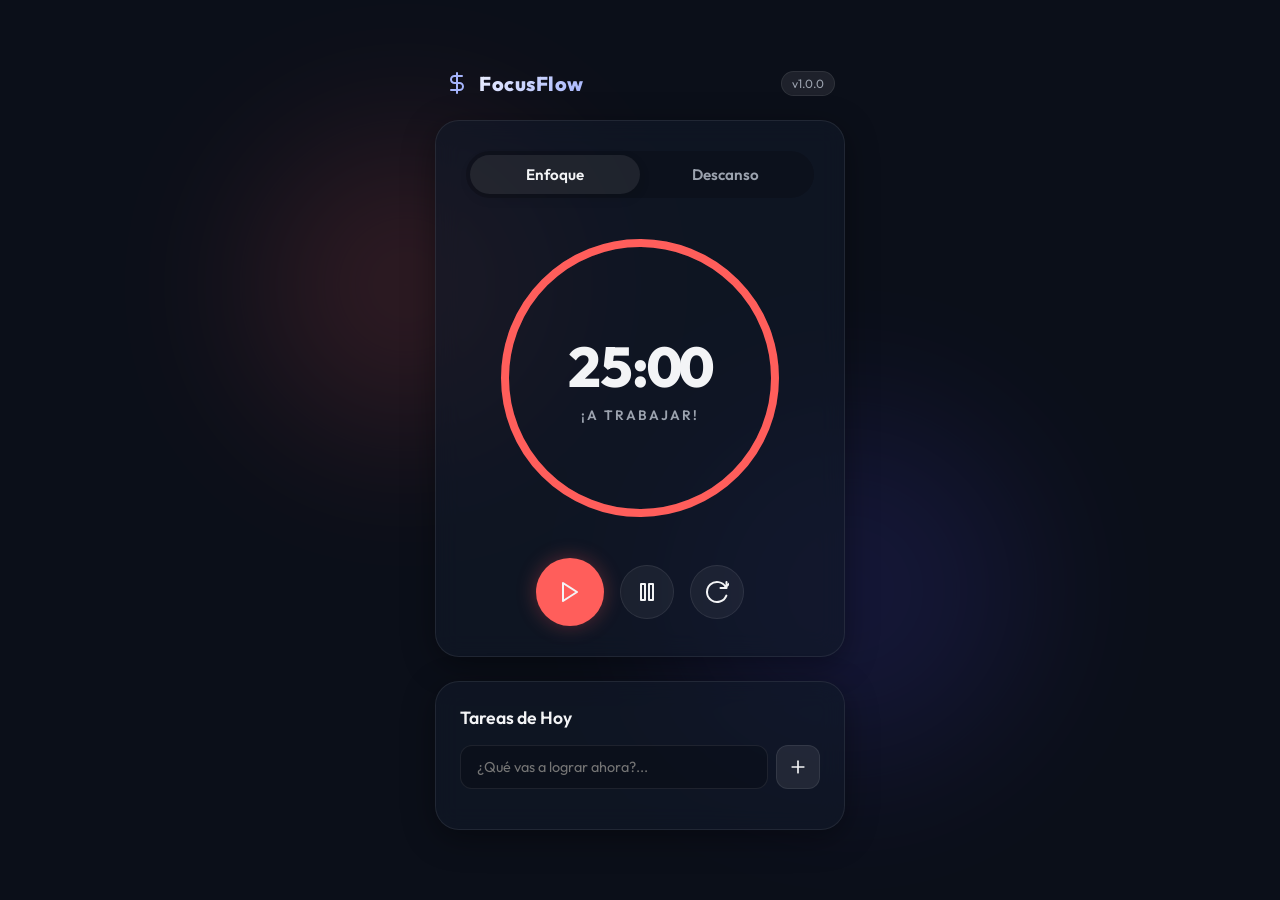
<file: index.html>
<!DOCTYPE html>
<html lang="es">
<head>
    <meta charset="UTF-8">
    <meta name="viewport" content="width=device-width, initial-scale=1.0">
    <title>FocusFlow - Premium Pomodoro Timer</title>
    <!-- Google Fonts -->
    <link rel="preconnect" href="https://fonts.googleapis.com">
    <link rel="preconnect" href="https://fonts.gstatic.com" crossorigin>
    <link href="https://fonts.googleapis.com/css2?family=Outfit:wght@300;400;600;800&display=swap" rel="stylesheet">
    <link rel="stylesheet" href="style.css">
</head>
<body>
    <!-- Background Decorative Blobs -->
    <div class="blob blob-1"></div>
    <div class="blob blob-2"></div>
    
    <div class="app-container">
        <!-- Header -->
        <header class="app-header">
            <div class="logo">
                <svg xmlns="http://www.w3.org/2000/svg" width="24" height="24" viewBox="0 0 24 24" fill="none" stroke="currentColor" stroke-width="2" stroke-linecap="round" stroke-linejoin="round"><path d="M12 2v20M17 5H9.5a3.5 3.5 0 0 0 0 7h5a3.5 3.5 0 0 1 0 7H6"/></svg>
                <span>FocusFlow</span>
            </div>
            <span class="badge">v1.0.0</span>
        </header>

        <!-- Main Card -->
        <main class="timer-card">
            <!-- Mode Switcher -->
            <div class="mode-selector">
                <button class="mode-btn active" id="work-mode">Enfoque</button>
                <button class="mode-btn" id="break-mode">Descanso</button>
            </div>

            <!-- Timer Circle -->
            <div class="timer-display-container">
                <svg class="progress-ring" width="300" height="300">
                    <circle class="progress-ring__circle-bg" stroke="rgba(255, 255, 255, 0.05)" stroke-width="8" fill="transparent" r="135" cx="150" cy="150"/>
                    <circle class="progress-ring__circle" id="progress-bar" stroke="var(--accent-color)" stroke-width="8" fill="transparent" r="135" cx="150" cy="150"/>
                </svg>
                <div class="timer-text">
                    <span id="time-display">25:00</span>
                    <span id="current-state-label" class="state-label">¡A trabajar!</span>
                </div>
            </div>

            <!-- Controls -->
            <div class="timer-controls">
                <button id="start-btn" class="control-btn primary-btn" title="Iniciar">
                    <svg xmlns="http://www.w3.org/2000/svg" width="24" height="24" viewBox="0 0 24 24" fill="none" stroke="currentColor" stroke-width="2" stroke-linecap="round" stroke-linejoin="round"><polygon points="5 3 19 12 5 21 5 3"/></svg>
                </button>
                <button id="pause-btn" class="control-btn" title="Pausar">
                    <svg xmlns="http://www.w3.org/2000/svg" width="24" height="24" viewBox="0 0 24 24" fill="none" stroke="currentColor" stroke-width="2" stroke-linecap="round" stroke-linejoin="round"><rect x="6" y="4" width="4" height="16"></rect><rect x="14" y="4" width="4" height="16"></rect></svg>
                </button>
                <button id="reset-btn" class="control-btn" title="Reiniciar">
                    <svg xmlns="http://www.w3.org/2000/svg" width="24" height="24" viewBox="0 0 24 24" fill="none" stroke="currentColor" stroke-width="2" stroke-linecap="round" stroke-linejoin="round"><path d="M21.5 2v6h-6M21.34 15.57a10 10 0 1 1-.57-8.38l5.67-5.67"/></svg>
                </button>
            </div>
        </main>

        <!-- Task Section -->
        <section class="task-section">
            <h2>Tareas de Hoy</h2>
            <div class="task-input-container">
                <input type="text" id="task-input" placeholder="¿Qué vas a lograr ahora?..." autocomplete="off">
                <button id="add-task-btn">
                    <svg xmlns="http://www.w3.org/2000/svg" width="20" height="20" viewBox="0 0 24 24" fill="none" stroke="currentColor" stroke-width="2" stroke-linecap="round" stroke-linejoin="round"><line x1="12" y1="5" x2="12" y2="19"></line><line x1="5" y1="12" x2="19" y2="12"></line></svg>
                </button>
            </div>
            <ul id="task-list" class="task-list">
                <!-- Dynamic tasks here -->
            </ul>
        </section>
    </div>

    <script src="app.js"></script>
</body>
</html>
</file>
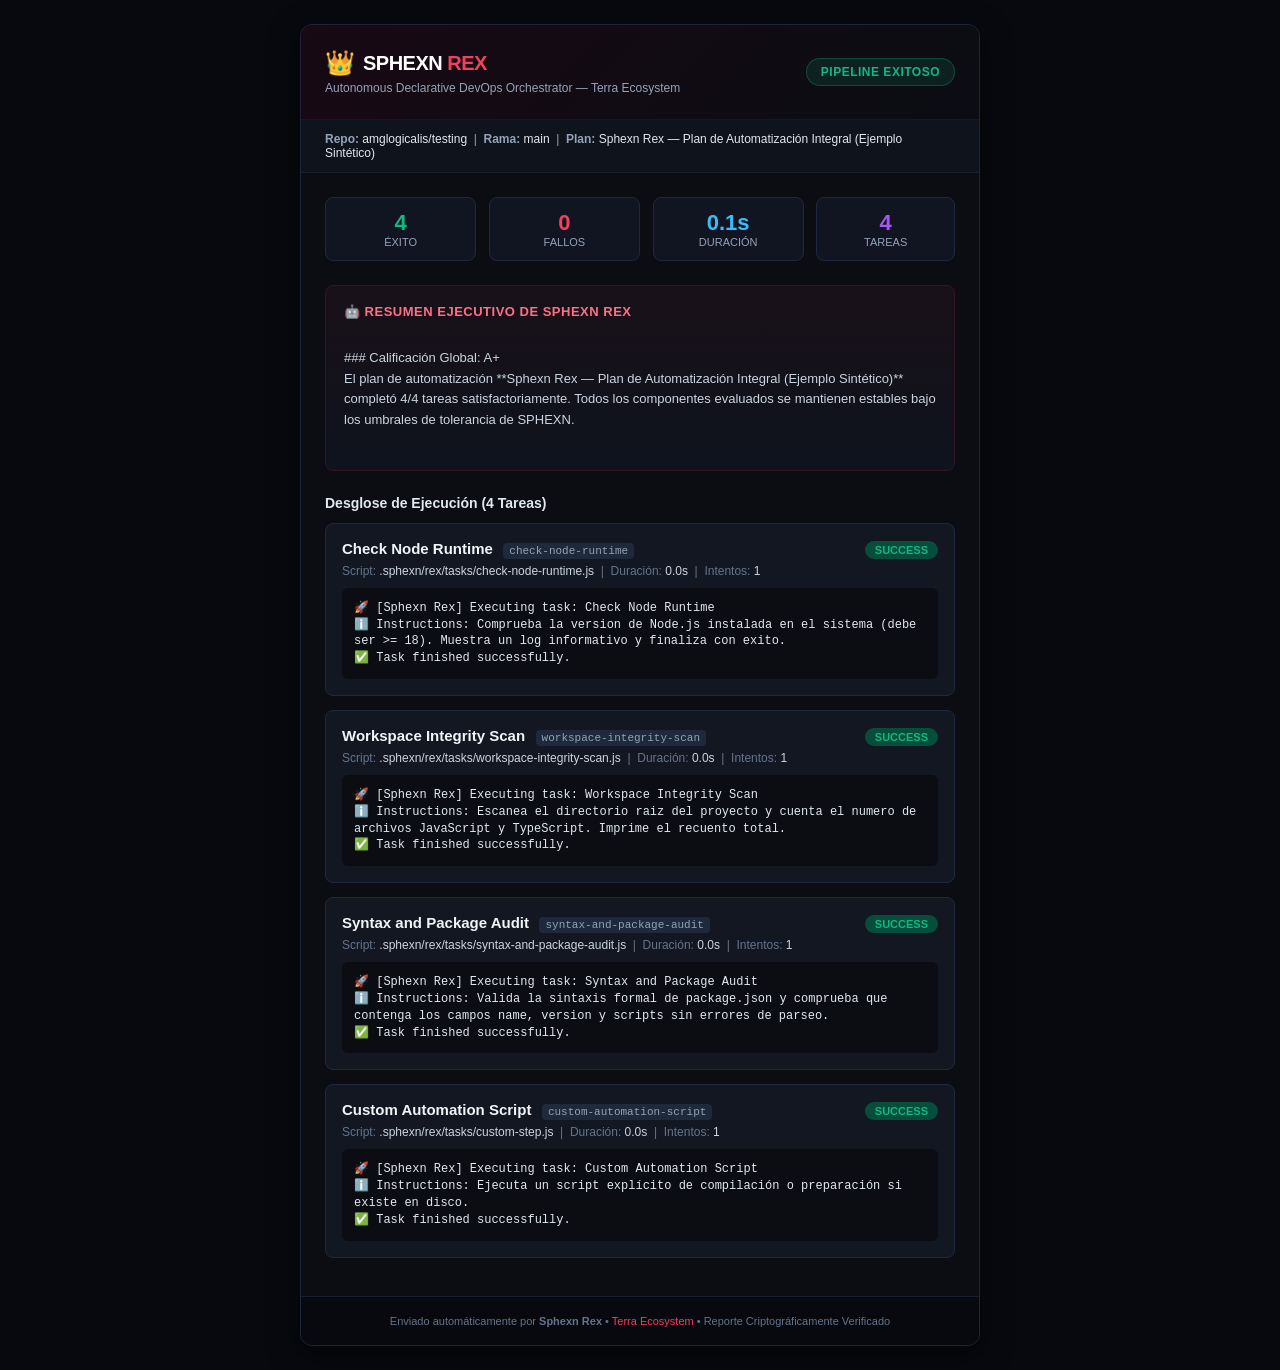
<file: sphexn_report.html>
<!DOCTYPE html>
<html lang="es">
<head>
  <meta charset="utf-8">
  <meta name="viewport" content="width=device-width, initial-scale=1.0">
  <title>Sphexn Rex — DevOps Report</title>
</head>
<body style="margin: 0; padding: 24px; background-color: #07090e; font-family: -apple-system, BlinkMacSystemFont, 'Segoe UI', Roboto, Helvetica, Arial, sans-serif; color: #f8fafc;">
  <table width="100%" cellpadding="0" cellspacing="0" border="0" style="max-width: 680px; margin: 0 auto; background-color: #0b0d13; border: 1px solid #1e2538; border-radius: 12px; overflow: hidden; box-shadow: 0 10px 30px rgba(0,0,0,0.5);">
    
    <!-- HEADER -->
    <tr>
      <td style="padding: 24px; background: linear-gradient(135deg, #180914 0%, #0b0d13 100%); border-bottom: 1px solid #231221;">
        <table width="100%" cellpadding="0" cellspacing="0" border="0">
          <tr>
            <td>
              <div style="display: flex; align-items: center;">
                <span style="font-size: 24px; margin-right: 8px;">👑</span>
                <span style="font-size: 20px; font-weight: 800; letter-spacing: -0.5px; color: #ffffff;">SPHEXN <span style="color: #f43f5e;">REX</span></span>
              </div>
              <div style="font-size: 12px; color: #94a3b8; margin-top: 4px;">Autonomous Declarative DevOps Orchestrator — Terra Ecosystem</div>
            </td>
            <td align="right">
              <span style="display: inline-block; background-color: rgba(16, 185, 129, 0.12); color: #10b981; border: 1px solid #10b98144; padding: 6px 14px; border-radius: 9999px; font-size: 12px; font-weight: 800; letter-spacing: 0.5px;">
                PIPELINE EXITOSO
              </span>
            </td>
          </tr>
        </table>
      </td>
    </tr>

    <!-- METADATA STRIP -->
    <tr>
      <td style="padding: 12px 24px; background-color: #0f131c; border-bottom: 1px solid #1a202c; font-size: 12px; color: #94a3b8;">
        <strong>Repo:</strong> <span style="color: #e2e8f0;">amglogicalis/testing</span> &nbsp;|&nbsp;
        <strong>Rama:</strong> <span style="color: #e2e8f0;">main</span> &nbsp;|&nbsp;
        <strong>Plan:</strong> <span style="color: #e2e8f0;">Sphexn Rex — Plan de Automatización Integral (Ejemplo Sintético)</span>
      </td>
    </tr>

    <!-- CONTENT BODY -->
    <tr>
      <td style="padding: 24px;">
        
        <!-- SCORECARD -->
        <table width="100%" cellpadding="0" cellspacing="0" border="0" style="margin-bottom: 24px;">
          <tr>
            <td width="24%" style="background-color: #111522; border: 1px solid #1f283d; border-radius: 8px; padding: 12px; text-align: center;">
              <div style="font-size: 22px; font-weight: 800; color: #10b981;">4</div>
              <div style="font-size: 11px; color: #94a3b8; text-transform: uppercase;">Éxito</div>
            </td>
            <td width="2%">&nbsp;</td>
            <td width="24%" style="background-color: #111522; border: 1px solid #1f283d; border-radius: 8px; padding: 12px; text-align: center;">
              <div style="font-size: 22px; font-weight: 800; color: #f43f5e;">0</div>
              <div style="font-size: 11px; color: #94a3b8; text-transform: uppercase;">Fallos</div>
            </td>
            <td width="2%">&nbsp;</td>
            <td width="24%" style="background-color: #111522; border: 1px solid #1f283d; border-radius: 8px; padding: 12px; text-align: center;">
              <div style="font-size: 22px; font-weight: 800; color: #38bdf8;">0.1s</div>
              <div style="font-size: 11px; color: #94a3b8; text-transform: uppercase;">Duración</div>
            </td>
            <td width="2%">&nbsp;</td>
            <td width="22%" style="background-color: #111522; border: 1px solid #1f283d; border-radius: 8px; padding: 12px; text-align: center;">
              <div style="font-size: 22px; font-weight: 800; color: #a855f7;">4</div>
              <div style="font-size: 11px; color: #94a3b8; text-transform: uppercase;">Tareas</div>
            </td>
          </tr>
        </table>

        <!-- AI EXECUTIVE SUMMARY -->
        <div style="background: linear-gradient(180deg, rgba(244, 63, 94, 0.06) 0%, rgba(17, 24, 39, 0.5) 100%); border: 1px solid #331524; border-radius: 8px; padding: 18px; margin-bottom: 24px;">
          <div style="font-size: 13px; font-weight: 800; color: #fb7185; text-transform: uppercase; letter-spacing: 0.5px; margin-bottom: 8px;">
            🤖 Resumen Ejecutivo de Sphexn Rex
          </div>
          <div style="font-size: 13px; color: #cbd5e1; line-height: 1.6; white-space: pre-wrap;">
### Calificación Global: A+
El plan de automatización **Sphexn Rex — Plan de Automatización Integral (Ejemplo Sintético)** completó 4/4 tareas satisfactoriamente. Todos los componentes evaluados se mantienen estables bajo los umbrales de tolerancia de SPHEXN.
          </div>
        </div>

        <!-- TASKS LIST -->
        <div style="font-size: 14px; font-weight: 700; color: #e2e8f0; margin-bottom: 12px;">
          Desglose de Ejecución (4 Tareas)
        </div>
        
      <div style="background-color: #131722; border: 1px solid #1f293d; border-radius: 8px; padding: 16px; margin-bottom: 14px; text-align: left;">
        <table width="100%" cellpadding="0" cellspacing="0" border="0">
          <tr>
            <td>
              <span style="color: #f1f5f9; font-weight: 700; font-size: 15px;">Check Node Runtime</span>
              <code style="background: #1e293b; color: #94a3b8; padding: 2px 6px; border-radius: 4px; font-size: 11px; margin-left: 6px;">check-node-runtime</code>
              
            </td>
            <td align="right">
              <span style="background-color: #064e3b; color: #10b981; padding: 3px 10px; border-radius: 12px; font-size: 11px; font-weight: 800; text-transform: uppercase;">
                success
              </span>
            </td>
          </tr>
        </table>
        <div style="font-size: 12px; color: #64748b; margin-top: 6px;">
          Script: <span style="color: #cbd5e1;">.sphexn/rex/tasks/check-node-runtime.js</span> &nbsp;|&nbsp; 
          Duración: <span style="color: #cbd5e1;">0.0s</span> &nbsp;|&nbsp;
          Intentos: <span style="color: #cbd5e1;">1</span>
        </div>
        
          <div style="margin-top: 10px;">
            <pre style="background-color: #0b0d13; color: #e2e8f0; padding: 12px; border-radius: 6px; font-family: monospace; font-size: 12px; line-height: 1.4; overflow-x: auto; margin: 0; white-space: pre-wrap; word-break: break-word;">🚀 [Sphexn Rex] Executing task: Check Node Runtime
ℹ️ Instructions: Comprueba la version de Node.js instalada en el sistema (debe ser &gt;= 18). Muestra un log informativo y finaliza con exito.
✅ Task finished successfully.</pre>
          </div>
        
      </div>
    
      <div style="background-color: #131722; border: 1px solid #1f293d; border-radius: 8px; padding: 16px; margin-bottom: 14px; text-align: left;">
        <table width="100%" cellpadding="0" cellspacing="0" border="0">
          <tr>
            <td>
              <span style="color: #f1f5f9; font-weight: 700; font-size: 15px;">Workspace Integrity Scan</span>
              <code style="background: #1e293b; color: #94a3b8; padding: 2px 6px; border-radius: 4px; font-size: 11px; margin-left: 6px;">workspace-integrity-scan</code>
              
            </td>
            <td align="right">
              <span style="background-color: #064e3b; color: #10b981; padding: 3px 10px; border-radius: 12px; font-size: 11px; font-weight: 800; text-transform: uppercase;">
                success
              </span>
            </td>
          </tr>
        </table>
        <div style="font-size: 12px; color: #64748b; margin-top: 6px;">
          Script: <span style="color: #cbd5e1;">.sphexn/rex/tasks/workspace-integrity-scan.js</span> &nbsp;|&nbsp; 
          Duración: <span style="color: #cbd5e1;">0.0s</span> &nbsp;|&nbsp;
          Intentos: <span style="color: #cbd5e1;">1</span>
        </div>
        
          <div style="margin-top: 10px;">
            <pre style="background-color: #0b0d13; color: #e2e8f0; padding: 12px; border-radius: 6px; font-family: monospace; font-size: 12px; line-height: 1.4; overflow-x: auto; margin: 0; white-space: pre-wrap; word-break: break-word;">🚀 [Sphexn Rex] Executing task: Workspace Integrity Scan
ℹ️ Instructions: Escanea el directorio raiz del proyecto y cuenta el numero de archivos JavaScript y TypeScript. Imprime el recuento total.
✅ Task finished successfully.</pre>
          </div>
        
      </div>
    
      <div style="background-color: #131722; border: 1px solid #1f293d; border-radius: 8px; padding: 16px; margin-bottom: 14px; text-align: left;">
        <table width="100%" cellpadding="0" cellspacing="0" border="0">
          <tr>
            <td>
              <span style="color: #f1f5f9; font-weight: 700; font-size: 15px;">Syntax and Package Audit</span>
              <code style="background: #1e293b; color: #94a3b8; padding: 2px 6px; border-radius: 4px; font-size: 11px; margin-left: 6px;">syntax-and-package-audit</code>
              
            </td>
            <td align="right">
              <span style="background-color: #064e3b; color: #10b981; padding: 3px 10px; border-radius: 12px; font-size: 11px; font-weight: 800; text-transform: uppercase;">
                success
              </span>
            </td>
          </tr>
        </table>
        <div style="font-size: 12px; color: #64748b; margin-top: 6px;">
          Script: <span style="color: #cbd5e1;">.sphexn/rex/tasks/syntax-and-package-audit.js</span> &nbsp;|&nbsp; 
          Duración: <span style="color: #cbd5e1;">0.0s</span> &nbsp;|&nbsp;
          Intentos: <span style="color: #cbd5e1;">1</span>
        </div>
        
          <div style="margin-top: 10px;">
            <pre style="background-color: #0b0d13; color: #e2e8f0; padding: 12px; border-radius: 6px; font-family: monospace; font-size: 12px; line-height: 1.4; overflow-x: auto; margin: 0; white-space: pre-wrap; word-break: break-word;">🚀 [Sphexn Rex] Executing task: Syntax and Package Audit
ℹ️ Instructions: Valida la sintaxis formal de package.json y comprueba que contenga los campos name, version y scripts sin errores de parseo.
✅ Task finished successfully.</pre>
          </div>
        
      </div>
    
      <div style="background-color: #131722; border: 1px solid #1f293d; border-radius: 8px; padding: 16px; margin-bottom: 14px; text-align: left;">
        <table width="100%" cellpadding="0" cellspacing="0" border="0">
          <tr>
            <td>
              <span style="color: #f1f5f9; font-weight: 700; font-size: 15px;">Custom Automation Script</span>
              <code style="background: #1e293b; color: #94a3b8; padding: 2px 6px; border-radius: 4px; font-size: 11px; margin-left: 6px;">custom-automation-script</code>
              
            </td>
            <td align="right">
              <span style="background-color: #064e3b; color: #10b981; padding: 3px 10px; border-radius: 12px; font-size: 11px; font-weight: 800; text-transform: uppercase;">
                success
              </span>
            </td>
          </tr>
        </table>
        <div style="font-size: 12px; color: #64748b; margin-top: 6px;">
          Script: <span style="color: #cbd5e1;">.sphexn/rex/tasks/custom-step.js</span> &nbsp;|&nbsp; 
          Duración: <span style="color: #cbd5e1;">0.0s</span> &nbsp;|&nbsp;
          Intentos: <span style="color: #cbd5e1;">1</span>
        </div>
        
          <div style="margin-top: 10px;">
            <pre style="background-color: #0b0d13; color: #e2e8f0; padding: 12px; border-radius: 6px; font-family: monospace; font-size: 12px; line-height: 1.4; overflow-x: auto; margin: 0; white-space: pre-wrap; word-break: break-word;">🚀 [Sphexn Rex] Executing task: Custom Automation Script
ℹ️ Instructions: Ejecuta un script explícito de compilación o preparación si existe en disco.
✅ Task finished successfully.</pre>
          </div>
        
      </div>
    

      </td>
    </tr>

    <!-- FOOTER -->
    <tr>
      <td style="padding: 18px 24px; background-color: #07090e; border-top: 1px solid #171d2b; text-align: center; font-size: 11px; color: #64748b;">
        Enviado automáticamente por <strong>Sphexn Rex</strong> • <a href="https://github.com/amglogicalis/Sphexn" style="color: #f43f5e; text-decoration: none;">Terra Ecosystem</a> • Reporte Criptográficamente Verificado
      </td>
    </tr>
  </table>
</body>
</html>
</file>
<file: style.css>
:root {
    --bg-color: #0b0f19;
    --card-bg: rgba(17, 25, 40, 0.65);
    --border-color: rgba(255, 255, 255, 0.08);
    --text-primary: #f3f4f6;
    --text-secondary: #9ca3af;
    --accent-color: #ff5e5b; /* Work Mode: Coral Red */
    --accent-break: #10b981;  /* Break Mode: Emerald Green */
    --accent-glow: rgba(255, 94, 91, 0.3);
    --font-family: 'Outfit', -apple-system, BlinkMacSystemFont, "Segoe UI", Roboto, sans-serif;
    --card-shadow: 0 8px 32px 0 rgba(0, 0, 0, 0.37);
}

* {
    box-sizing: border-box;
    margin: 0;
    padding: 0;
}

body {
    background-color: var(--bg-color);
    color: var(--text-primary);
    font-family: var(--font-family);
    min-height: 100vh;
    display: flex;
    justify-content: center;
    align-items: center;
    overflow-x: hidden;
    position: relative;
}

/* Decorative background blobs */
.blob {
    position: absolute;
    border-radius: 50%;
    filter: blur(80px);
    z-index: -1;
    opacity: 0.15;
    animation: float 10s ease-in-out infinite alternate;
}

.blob-1 {
    width: 300px;
    height: 300px;
    background: var(--accent-color);
    top: 15%;
    left: 20%;
}

.blob-2 {
    width: 350px;
    height: 350px;
    background: #4f46e5; /* Indigo */
    bottom: 15%;
    right: 20%;
    animation-delay: -5s;
}

@keyframes float {
    0% { transform: translateY(0) scale(1); }
    100% { transform: translateY(-30px) scale(1.1); }
}

/* App Container */
.app-container {
    width: 100%;
    max-width: 450px;
    padding: 20px;
    display: flex;
    flex-direction: column;
    gap: 24px;
}

/* Header */
.app-header {
    display: flex;
    justify-content: space-between;
    align-items: center;
    padding: 0 10px;
}

.logo {
    display: flex;
    align-items: center;
    gap: 10px;
    font-weight: 800;
    font-size: 1.25rem;
    letter-spacing: 0.5px;
    background: linear-gradient(135deg, #fff 0%, #a5b4fc 100%);
    -webkit-background-clip: text;
    -webkit-text-fill-color: transparent;
}

.logo svg {
    stroke: #a5b4fc;
}

.badge {
    background: rgba(255, 255, 255, 0.08);
    border: 1px solid var(--border-color);
    padding: 4px 10px;
    border-radius: 20px;
    font-size: 0.75rem;
    color: var(--text-secondary);
}

/* Timer Card */
.timer-card {
    background: var(--card-bg);
    backdrop-filter: blur(12px);
    -webkit-backdrop-filter: blur(12px);
    border: 1px solid var(--border-color);
    border-radius: 24px;
    padding: 30px;
    box-shadow: var(--card-shadow);
    display: flex;
    flex-direction: column;
    align-items: center;
    gap: 30px;
}

/* Mode Selector */
.mode-selector {
    display: flex;
    background: rgba(0, 0, 0, 0.2);
    padding: 4px;
    border-radius: 30px;
    width: 100%;
}

.mode-btn {
    flex: 1;
    background: transparent;
    border: none;
    color: var(--text-secondary);
    padding: 10px 0;
    border-radius: 26px;
    font-family: var(--font-family);
    font-size: 0.95rem;
    font-weight: 600;
    cursor: pointer;
    transition: all 0.3s cubic-bezier(0.4, 0, 0.2, 1);
}

.mode-btn.active {
    background: rgba(255, 255, 255, 0.08);
    color: var(--text-primary);
    box-shadow: 0 4px 12px rgba(0, 0, 0, 0.1);
}

/* Timer Circle */
.timer-display-container {
    position: relative;
    width: 300px;
    height: 300px;
    display: flex;
    justify-content: center;
    align-items: center;
}

.progress-ring {
    transform: rotate(-90deg);
}

.progress-ring__circle {
    transition: stroke-dashoffset 0.35s;
    transform-origin: 50% 50%;
}

.timer-text {
    position: absolute;
    display: flex;
    flex-direction: column;
    align-items: center;
    justify-content: center;
    gap: 4px;
}

#time-display {
    font-size: 3.5rem;
    font-weight: 800;
    letter-spacing: -1px;
    font-variant-numeric: tabular-nums;
}

.state-label {
    font-size: 0.85rem;
    color: var(--text-secondary);
    text-transform: uppercase;
    letter-spacing: 2px;
    font-weight: 600;
}

/* Controls */
.timer-controls {
    display: flex;
    gap: 16px;
    align-items: center;
}

.control-btn {
    background: rgba(255, 255, 255, 0.05);
    border: 1px solid var(--border-color);
    color: var(--text-primary);
    width: 54px;
    height: 54px;
    border-radius: 50%;
    cursor: pointer;
    display: flex;
    justify-content: center;
    align-items: center;
    transition: all 0.2s ease;
}

.control-btn:hover {
    background: rgba(255, 255, 255, 0.1);
    transform: translateY(-2px);
}

.control-btn:active {
    transform: translateY(0);
}

.control-btn.primary-btn {
    background: var(--accent-color);
    border: none;
    width: 68px;
    height: 68px;
    box-shadow: 0 0 20px var(--accent-glow);
}

.control-btn.primary-btn:hover {
    background: #ff7471;
    box-shadow: 0 0 25px var(--accent-glow);
}

/* Task Section */
.task-section {
    background: var(--card-bg);
    backdrop-filter: blur(12px);
    -webkit-backdrop-filter: blur(12px);
    border: 1px solid var(--border-color);
    border-radius: 24px;
    padding: 24px;
    box-shadow: var(--card-shadow);
}

.task-section h2 {
    font-size: 1.1rem;
    font-weight: 600;
    margin-bottom: 16px;
    color: var(--text-primary);
}

.task-input-container {
    display: flex;
    gap: 8px;
    margin-bottom: 16px;
}

#task-input {
    flex: 1;
    background: rgba(0, 0, 0, 0.2);
    border: 1px solid var(--border-color);
    border-radius: 12px;
    padding: 12px 16px;
    color: var(--text-primary);
    font-family: var(--font-family);
    font-size: 0.9rem;
    outline: none;
    transition: border-color 0.2s;
}

#task-input:focus {
    border-color: rgba(255, 255, 255, 0.2);
}

#add-task-btn {
    background: rgba(255, 255, 255, 0.08);
    border: 1px solid var(--border-color);
    color: var(--text-primary);
    width: 44px;
    border-radius: 12px;
    cursor: pointer;
    display: flex;
    justify-content: center;
    align-items: center;
    transition: all 0.2s;
}

#add-task-btn:hover {
    background: rgba(255, 255, 255, 0.12);
}

/* Task List */
.task-list {
    list-style: none;
    display: flex;
    flex-direction: column;
    gap: 8px;
    max-height: 180px;
    overflow-y: auto;
    padding-right: 4px;
}

/* Custom scrollbar for task list */
.task-list::-webkit-scrollbar {
    width: 4px;
}
.task-list::-webkit-scrollbar-track {
    background: transparent;
}
.task-list::-webkit-scrollbar-thumb {
    background: rgba(255, 255, 255, 0.1);
    border-radius: 2px;
}

.task-item {
    display: flex;
    align-items: center;
    justify-content: space-between;
    background: rgba(255, 255, 255, 0.03);
    border: 1px solid rgba(255, 255, 255, 0.03);
    padding: 10px 14px;
    border-radius: 12px;
    transition: all 0.2s;
}

.task-item:hover {
    background: rgba(255, 255, 255, 0.05);
    border-color: rgba(255, 255, 255, 0.05);
}

.task-item-content {
    display: flex;
    align-items: center;
    gap: 10px;
}

.task-checkbox {
    appearance: none;
    -webkit-appearance: none;
    width: 18px;
    height: 18px;
    border: 2px solid var(--text-secondary);
    border-radius: 4px;
    cursor: pointer;
    display: flex;
    justify-content: center;
    align-items: center;
    transition: all 0.2s;
}

.task-checkbox:checked {
    background: var(--accent-break);
    border-color: var(--accent-break);
}

.task-checkbox:checked::after {
    content: "✓";
    font-size: 11px;
    color: #fff;
    font-weight: bold;
}

.task-text {
    font-size: 0.9rem;
    transition: all 0.2s;
}

.task-checkbox:checked + .task-text {
    text-decoration: line-through;
    color: var(--text-secondary);
}

.delete-task-btn {
    background: transparent;
    border: none;
    color: var(--text-secondary);
    cursor: pointer;
    display: flex;
    align-items: center;
    justify-content: center;
    opacity: 0.5;
    transition: all 0.2s;
}

.delete-task-btn:hover {
    color: var(--accent-color);
    opacity: 1;
}
</file>
